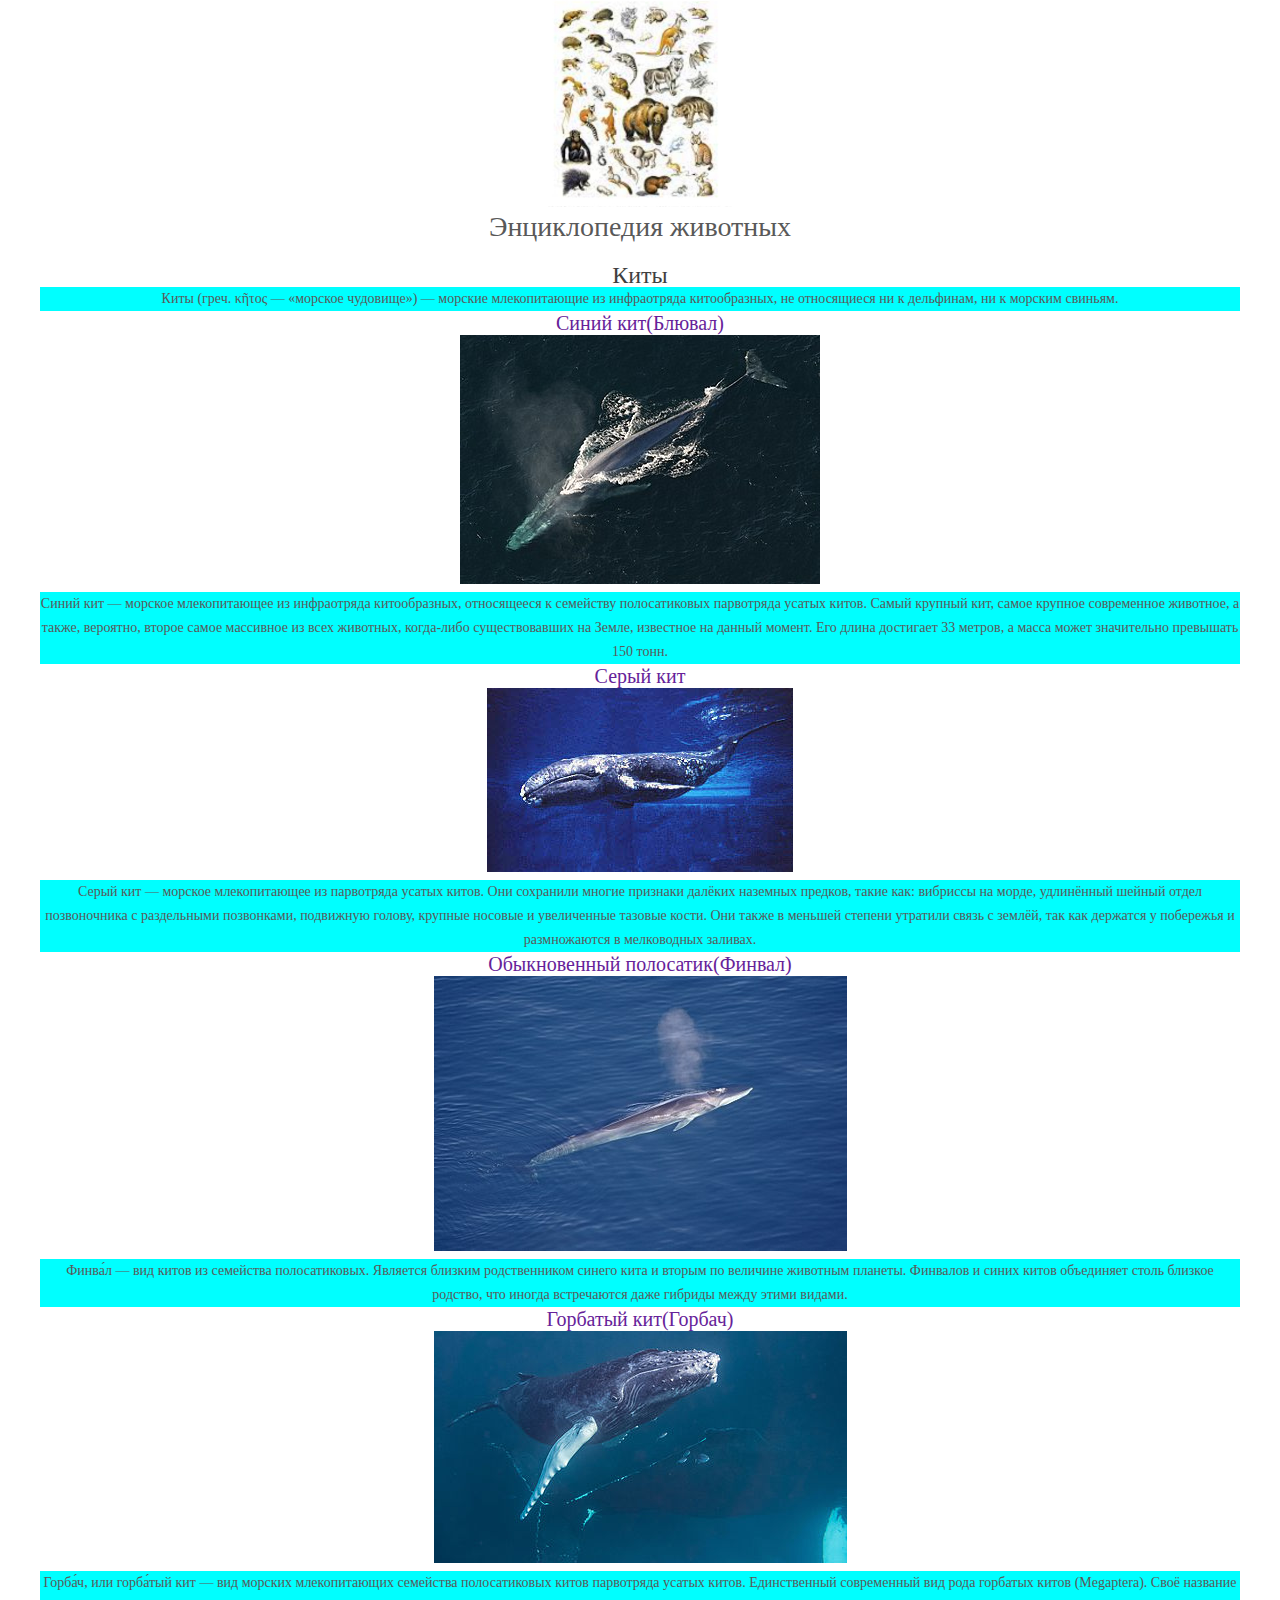
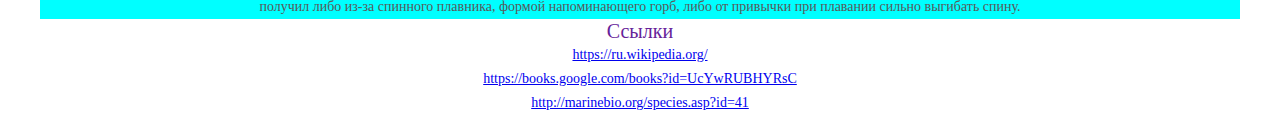
<file: index.html>
<!DOCTYPE html>
<html lang="ru">
  <head>
    <meta charset="UTF-8" />
    <meta http-equiv="X-UA-Compatible" content="IE=edge" />
    <meta name="viewport" content="width=device-width, initial-scale=1.0" />
    <link rel="stylesheet" href="styles/styles.css" />
    <title>Киты</title>
  </head>
  <body>
    <div class="container">
      <div class="box">
        <img src="img/cover.jpg" alt="cover photo" width="184" height="207" />
        <h1>Энциклопедия животных</h1>
        <br>
      </div>
      <div class="box">
        <h2>Киты</h2>
        <p>
          Киты (греч. κῆτος — «морское чудовище») — морские млекопитающие из
          инфраотряда китообразных, не относящиеся ни к дельфинам, ни к морским
          свиньям.
        </p>
      </div>
      <div class="box">
        <h3>Синий кит(Блювал)</h3>
        <img src="img/Blueval.jpg" alt="Blueval photo" />
        <p>
          Синий кит — морское млекопитающее из инфраотряда китообразных,
          относящееся к семейству полосатиковых парвотряда усатых китов. Самый
          крупный кит, самое крупное современное животное, а также, вероятно,
          второе самое массивное из всех животных, когда-либо существовавших на
          Земле, известное на данный момент. Его длина достигает 33 метров, а
          масса может значительно превышать 150 тонн.
        </p>
      </div>
      <div class="box">
        <h3>Серый кит</h3>
        <img src="img/Graywhale.jpg" alt="Graywhale photo" />
        <p>
          Серый кит — морское млекопитающее из парвотряда усатых китов. Они
          сохранили многие признаки далёких наземных предков, такие как:
          вибриссы на морде, удлинённый шейный отдел позвоночника с раздельными
          позвонками, подвижную голову, крупные носовые и увеличенные тазовые
          кости. Они также в меньшей степени утратили связь с землёй, так как
          держатся у побережья и размножаются в мелководных заливах.
        </p>
      </div>
      <div class="box">
        <h3>Обыкновенный полосатик(Финвал)</h3>
        <img src="img/Finhval.jpg" alt="Finhval photo" />
        <p>
          Финва́л — вид китов из семейства полосатиковых. Является близким
          родственником синего кита и вторым по величине животным планеты.
          Финвалов и синих китов объединяет столь близкое родство, что иногда
          встречаются даже гибриды между этими видами.
        </p>
      </div>
      <div class="box">
        <h3>Горбатый кит(Горбач)</h3>
        <img src="img/Humpback_Whale.jpg" alt="Humpback_Whale photo" />
        <p>
          Горба́ч, или горба́тый кит — вид морских млекопитающих семейства
          полосатиковых китов парвотряда усатых китов. Единственный современный
          вид рода горбатых китов (Megaptera). Своё название получил либо из-за
          спинного плавника, формой напоминающего горб, либо от привычки при
          плавании сильно выгибать спину.
        </p>
      </div>
      <div class="box">
        <h3>Ссылки</h3>
        <ol>
          <li>
            <a href="https://ru.wikipedia.org/">https://ru.wikipedia.org/</a>
          </li>
          <li>
            <a href="https://books.google.com/books?id=UcYwRUBHYRsC"
              >https://books.google.com/books?id=UcYwRUBHYRsC</a
            >
          </li>
          <li>
            <a href="http://marinebio.org/species.asp?id=41"
              >http://marinebio.org/species.asp?id=41</a
            >
          </li>
        </ol>
      </div>
    </div>
  </body>
</html>
</file>
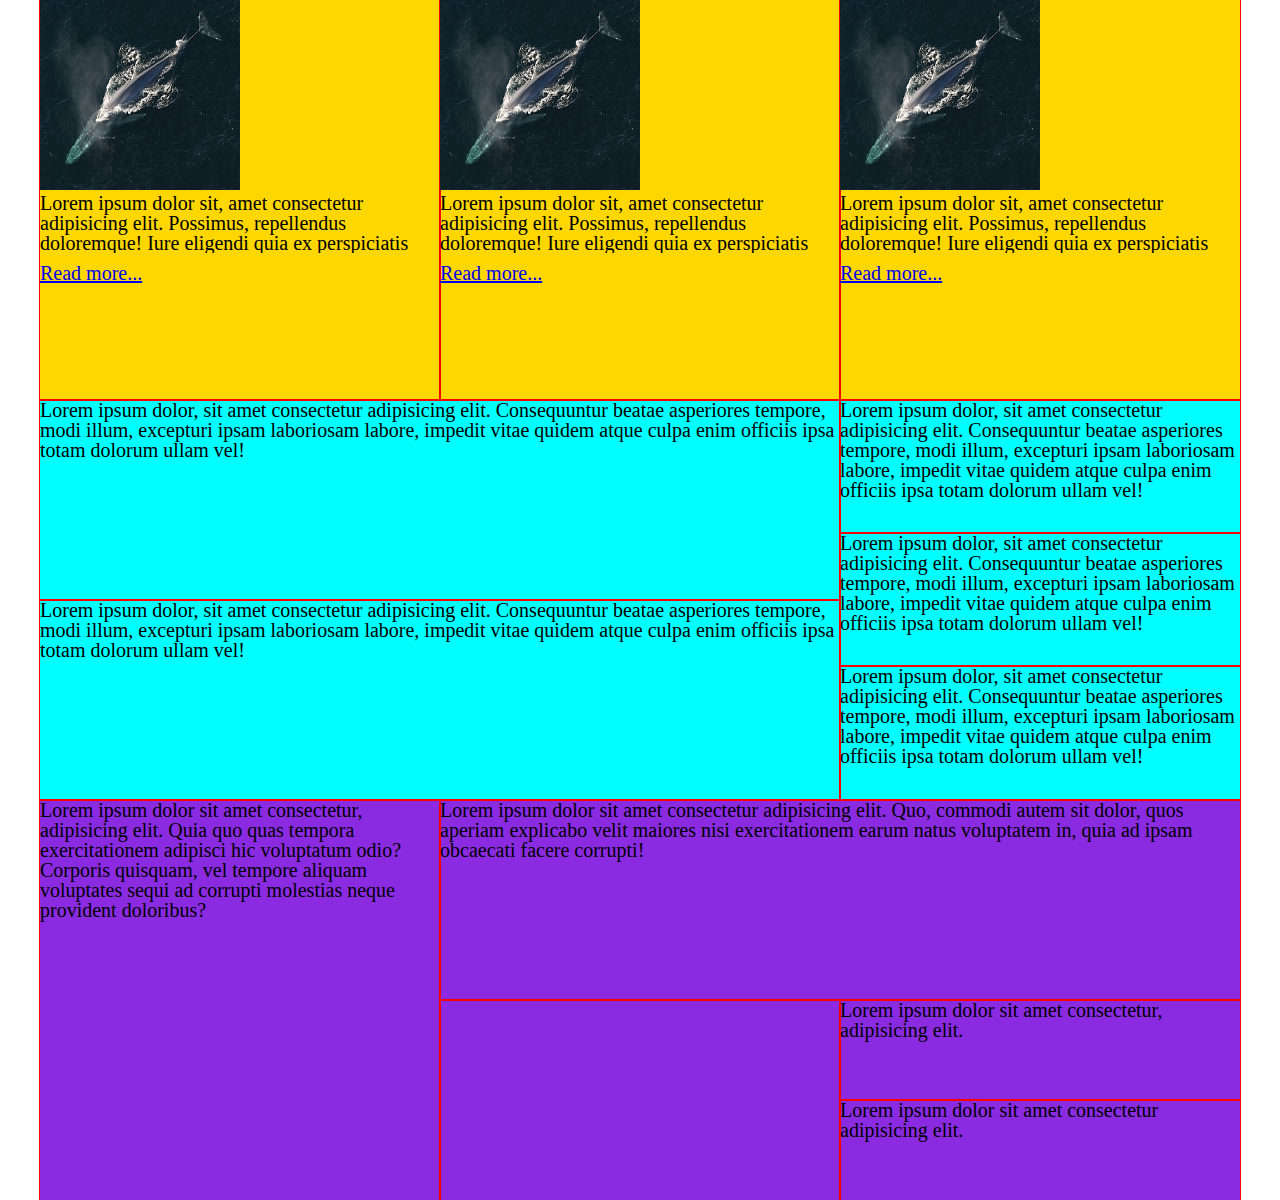
<file: task5/index.html>
<!DOCTYPE html>
<html lang="en">
  <head>
    <meta charset="UTF-8" />
    <meta http-equiv="X-UA-Compatible" content="IE=edge" />
    <meta name="viewport" content="width=device-width, initial-scale=1.0" />
    <link rel="stylesheet" href="styles/styles.css" />
    <title>Document</title>
  </head>
  <body>
    <div class="box">
      <div class="first-block">
        <div class="cell">
          <img
            class="cell-img"
            src="img/Blueval.jpg"
            alt="whale"
            width="200"
            height="190"
          />
          <p class="cell-desc">
            Lorem ipsum dolor sit, amet consectetur adipisicing elit. Possimus,
            repellendus doloremque! Iure eligendi quia ex perspiciatis dolorem
            pariatur nihil dolor, aperiam unde rerum nostrum non voluptates
            voluptas atque. Blanditiis, laudantium.
          </p>
          <a href="#">Read more...</a>
        </div>
        <div>
          <img
            class="cell-img"
            src="img/Blueval.jpg"
            alt="whale"
            width="200"
            height="190"
          />
          <p class="cell-desc">
            Lorem ipsum dolor sit, amet consectetur adipisicing elit. Possimus,
            repellendus doloremque! Iure eligendi quia ex perspiciatis dolorem
            pariatur nihil dolor, aperiam unde rerum nostrum non voluptates
            voluptas atque. Blanditiis, laudantium.
          </p>
          <a href="#">Read more...</a>
        </div>
        <div>
          <img
            class="cell-img"
            src="img/Blueval.jpg"
            alt="whale"
            width="200"
            height="190"
          />
          <p class="cell-desc">
            Lorem ipsum dolor sit, amet consectetur adipisicing elit. Possimus,
            repellendus doloremque! Iure eligendi quia ex perspiciatis dolorem
            pariatur nihil dolor, aperiam unde rerum nostrum non voluptates
            voluptas atque. Blanditiis, laudantium.
          </p>
          <a href="#">Read more...</a>
        </div>
      </div>
      <div class="second-block">
          <div class="first-section">
            <div>Lorem ipsum dolor, sit amet consectetur adipisicing elit. Consequuntur beatae asperiores tempore, modi illum, excepturi ipsam laboriosam labore, impedit vitae quidem atque culpa enim officiis ipsa totam dolorum ullam vel!</div>
            <div>Lorem ipsum dolor, sit amet consectetur adipisicing elit. Consequuntur beatae asperiores tempore, modi illum, excepturi ipsam laboriosam labore, impedit vitae quidem atque culpa enim officiis ipsa totam dolorum ullam vel!</div>
          </div>
          <div class="second-section">
            <div>Lorem ipsum dolor, sit amet consectetur adipisicing elit. Consequuntur beatae asperiores tempore, modi illum, excepturi ipsam laboriosam labore, impedit vitae quidem atque culpa enim officiis ipsa totam dolorum ullam vel!</div>
            <div>Lorem ipsum dolor, sit amet consectetur adipisicing elit. Consequuntur beatae asperiores tempore, modi illum, excepturi ipsam laboriosam labore, impedit vitae quidem atque culpa enim officiis ipsa totam dolorum ullam vel!</div>
            <div>Lorem ipsum dolor, sit amet consectetur adipisicing elit. Consequuntur beatae asperiores tempore, modi illum, excepturi ipsam laboriosam labore, impedit vitae quidem atque culpa enim officiis ipsa totam dolorum ullam vel!</div>
          </div>
      </div>
      <div class="third-block">
        <div class="block-two">
          Lorem ipsum dolor sit amet consectetur, adipisicing elit. Quia quo quas tempora exercitationem adipisci hic voluptatum odio? Corporis quisquam, vel tempore aliquam voluptates sequi ad corrupti molestias neque provident doloribus?
        </div>
        <div class="">
          <div class="third-block-top">
            Lorem ipsum dolor sit amet consectetur adipisicing elit. Quo, commodi autem sit dolor, quos aperiam explicabo velit maiores nisi exercitationem earum natus voluptatem in, quia ad ipsam obcaecati facere corrupti!
          </div>
          <div class="third-block-bottom">
            <div></div>
            <div>
              <div>Lorem ipsum dolor sit amet consectetur, adipisicing elit.</div>
              <div>Lorem ipsum dolor sit amet consectetur adipisicing elit. </div>
            </div>
          </div>
        </div>
      </div>
    </div>
  </body>
</html>
</file>
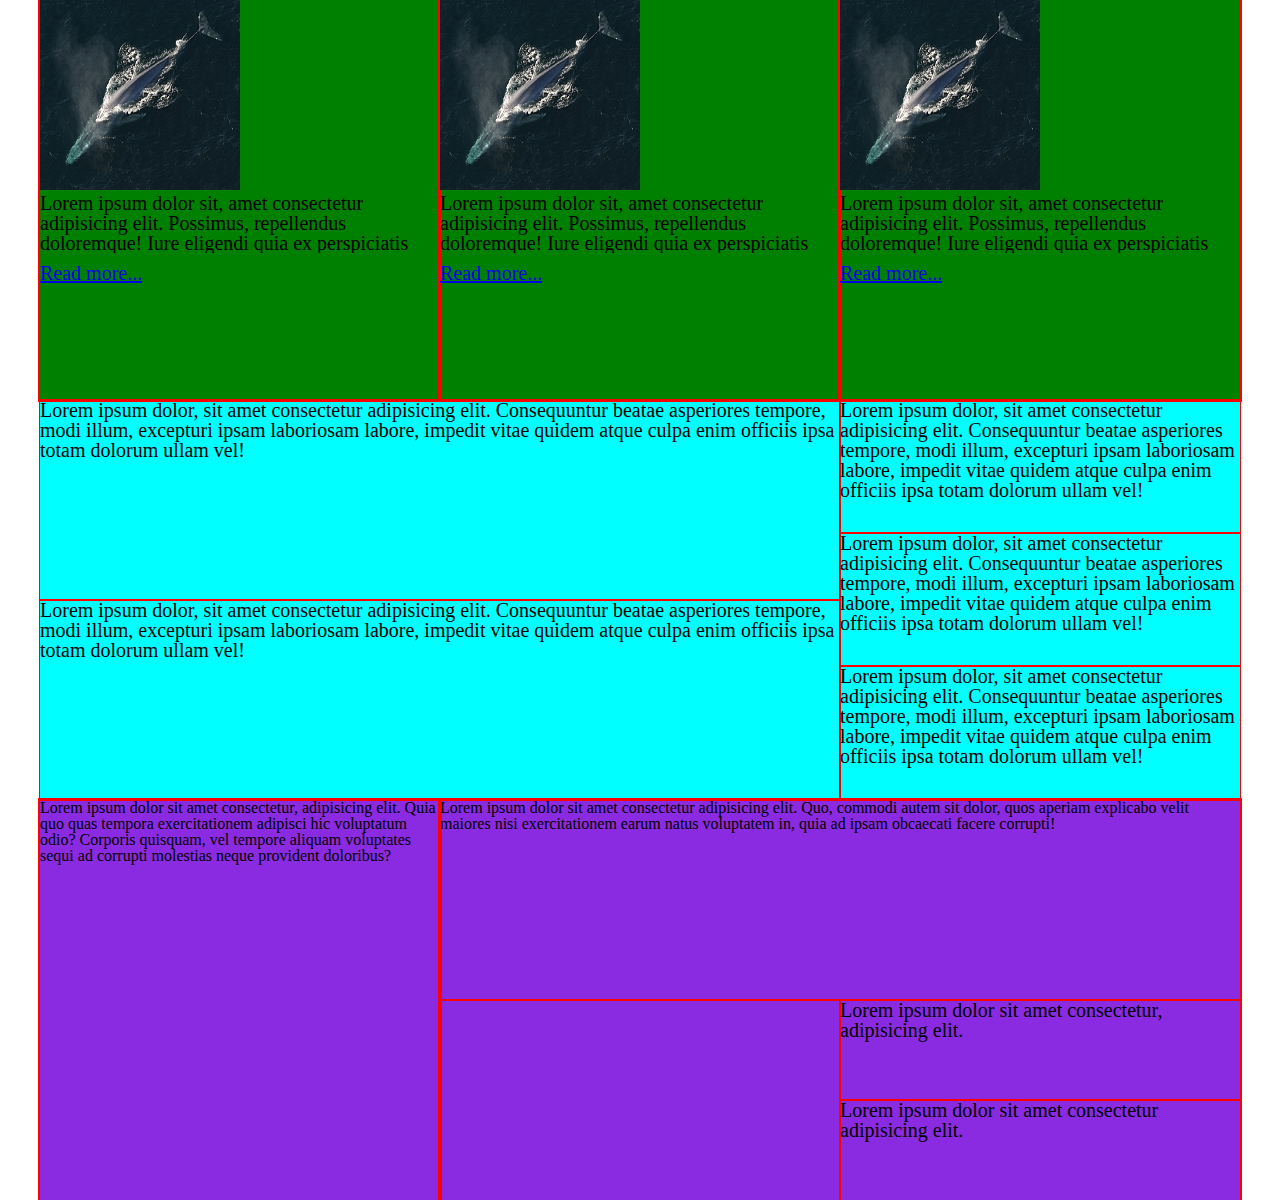
<file: task6/index.html>
<!DOCTYPE html>
<html lang="en">
  <head>
    <meta charset="UTF-8" />
    <meta http-equiv="X-UA-Compatible" content="IE=edge" />
    <meta name="viewport" content="width=device-width, initial-scale=1.0" />
    <link rel="stylesheet" href="styles/styles.css" />
    <title>Document</title>
  </head>
  <body>
    <div class="box">
      <div class="float-first-parent clearfix">
        <div>
          <img
            class="cell-img"
            src="img/Blueval.jpg"
            alt="whale"
            width="200"
            height="190"
          />
          <p class="cell-desc">
            Lorem ipsum dolor sit, amet consectetur adipisicing elit. Possimus,
            repellendus doloremque! Iure eligendi quia ex perspiciatis dolorem
            pariatur nihil dolor, aperiam unde rerum nostrum non voluptates
            voluptas atque. Blanditiis, laudantium.
          </p>
          <a href="#">Read more...</a>
        </div>
        <div>
          <img
            class="cell-img"
            src="img/Blueval.jpg"
            alt="whale"
            width="200"
            height="190"
          />
          <p class="cell-desc">
            Lorem ipsum dolor sit, amet consectetur adipisicing elit. Possimus,
            repellendus doloremque! Iure eligendi quia ex perspiciatis dolorem
            pariatur nihil dolor, aperiam unde rerum nostrum non voluptates
            voluptas atque. Blanditiis, laudantium.
          </p>
          <a href="#">Read more...</a>
        </div>
        <div>
          <img
            class="cell-img"
            src="img/Blueval.jpg"
            alt="whale"
            width="200"
            height="190"
          />
          <p class="cell-desc">
            Lorem ipsum dolor sit, amet consectetur adipisicing elit. Possimus,
            repellendus doloremque! Iure eligendi quia ex perspiciatis dolorem
            pariatur nihil dolor, aperiam unde rerum nostrum non voluptates
            voluptas atque. Blanditiis, laudantium.
          </p>
          <a href="#">Read more...</a>
        </div>
      </div>
      <div class="float-second-parent clearfix">
          <div class="first-section">
            <div>Lorem ipsum dolor, sit amet consectetur adipisicing elit. Consequuntur beatae asperiores tempore, modi illum, excepturi ipsam laboriosam labore, impedit vitae quidem atque culpa enim officiis ipsa totam dolorum ullam vel!</div>
            <div>Lorem ipsum dolor, sit amet consectetur adipisicing elit. Consequuntur beatae asperiores tempore, modi illum, excepturi ipsam laboriosam labore, impedit vitae quidem atque culpa enim officiis ipsa totam dolorum ullam vel!</div>
          </div>
          <div class="second-section">
            <div>Lorem ipsum dolor, sit amet consectetur adipisicing elit. Consequuntur beatae asperiores tempore, modi illum, excepturi ipsam laboriosam labore, impedit vitae quidem atque culpa enim officiis ipsa totam dolorum ullam vel!</div>
            <div>Lorem ipsum dolor, sit amet consectetur adipisicing elit. Consequuntur beatae asperiores tempore, modi illum, excepturi ipsam laboriosam labore, impedit vitae quidem atque culpa enim officiis ipsa totam dolorum ullam vel!</div>
            <div>Lorem ipsum dolor, sit amet consectetur adipisicing elit. Consequuntur beatae asperiores tempore, modi illum, excepturi ipsam laboriosam labore, impedit vitae quidem atque culpa enim officiis ipsa totam dolorum ullam vel!</div>
          </div>
      </div>
      <div class="float-third-parent clearfix">
        <div class="block-two">
          Lorem ipsum dolor sit amet consectetur, adipisicing elit. Quia quo quas tempora exercitationem adipisci hic voluptatum odio? Corporis quisquam, vel tempore aliquam voluptates sequi ad corrupti molestias neque provident doloribus?
        </div>
        <div class="">
          <div class="third-block-top">
            Lorem ipsum dolor sit amet consectetur adipisicing elit. Quo, commodi autem sit dolor, quos aperiam explicabo velit maiores nisi exercitationem earum natus voluptatem in, quia ad ipsam obcaecati facere corrupti!
          </div>
          <div class="third-block-bottom">
            <div></div>
            <div>
              <div>Lorem ipsum dolor sit amet consectetur, adipisicing elit.</div>
              <div>Lorem ipsum dolor sit amet consectetur adipisicing elit. </div>
            </div>
          </div>
        </div>
      </div>
    </div>
  </body>
</html>
</file>
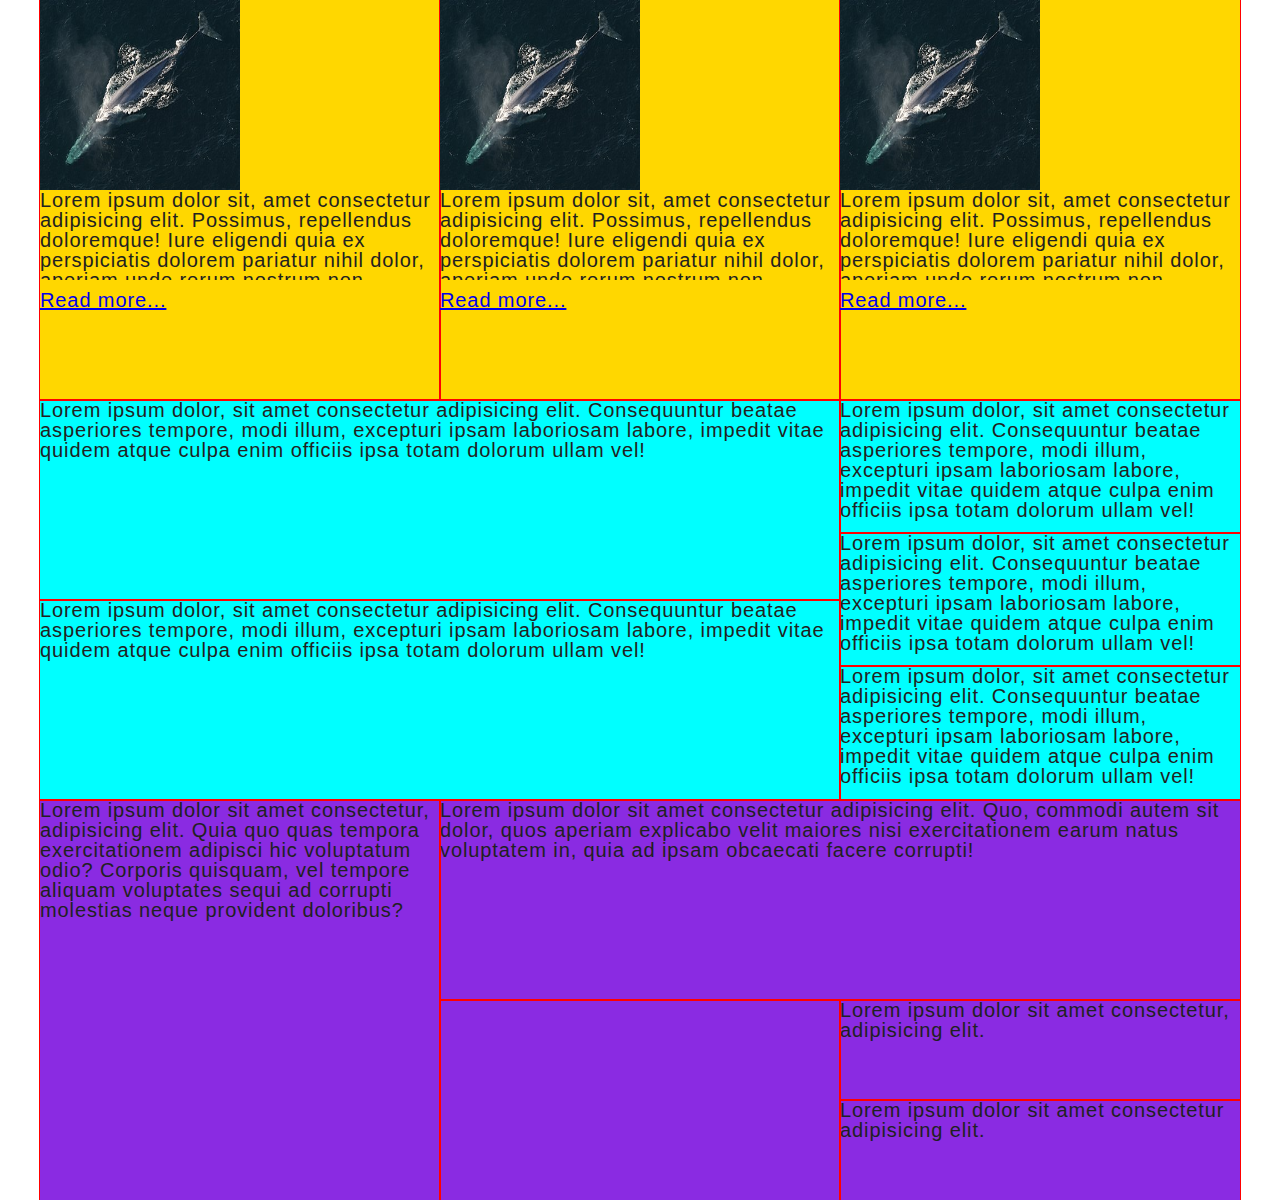
<file: task7/index.html>
<!DOCTYPE html>
<html lang="en">
  <head>
    <meta charset="UTF-8" />
    <meta http-equiv="X-UA-Compatible" content="IE=edge" />
    <meta name="viewport" content="width=device-width, initial-scale=1.0" />
    <link rel="stylesheet" href="styles/styles.css" />
    <title>Document</title>
  </head>
  <body>
    <div class="box">
      <div class="first-block">
        <div class="cell">
          <img
            class="cell-img"
            src="images/Blueval.jpg"
            alt="whale"
            width="200"
            height="190"
          />
          <p class="cell-desc">
            Lorem ipsum dolor sit, amet consectetur adipisicing elit. Possimus,
            repellendus doloremque! Iure eligendi quia ex perspiciatis dolorem
            pariatur nihil dolor, aperiam unde rerum nostrum non voluptates
            voluptas atque. Blanditiis, laudantium.
          </p>
          <a href="#">Read more...</a>
        </div>
        <div>
          <img
            class="cell-img"
            src="images/Blueval.jpg"
            alt="whale"
            width="200"
            height="190"
          />
          <p class="cell-desc">
            Lorem ipsum dolor sit, amet consectetur adipisicing elit. Possimus,
            repellendus doloremque! Iure eligendi quia ex perspiciatis dolorem
            pariatur nihil dolor, aperiam unde rerum nostrum non voluptates
            voluptas atque. Blanditiis, laudantium.
          </p>
          <a href="#">Read more...</a>
        </div>
        <div>
          <img
            class="cell-img"
            src="images/Blueval.jpg"
            alt="whale"
            width="200"
            height="190"
          />
          <p class="cell-desc">
            Lorem ipsum dolor sit, amet consectetur adipisicing elit. Possimus,
            repellendus doloremque! Iure eligendi quia ex perspiciatis dolorem
            pariatur nihil dolor, aperiam unde rerum nostrum non voluptates
            voluptas atque. Blanditiis, laudantium.
          </p>
          <a href="#">Read more...</a>
        </div>
      </div>
      <div class="second-block">
          <div class="first-section">
            <div>Lorem ipsum dolor, sit amet consectetur adipisicing elit. Consequuntur beatae asperiores tempore, modi illum, excepturi ipsam laboriosam labore, impedit vitae quidem atque culpa enim officiis ipsa totam dolorum ullam vel!</div>
            <div>Lorem ipsum dolor, sit amet consectetur adipisicing elit. Consequuntur beatae asperiores tempore, modi illum, excepturi ipsam laboriosam labore, impedit vitae quidem atque culpa enim officiis ipsa totam dolorum ullam vel!</div>
          </div>
          <div class="second-section">
            <div>Lorem ipsum dolor, sit amet consectetur adipisicing elit. Consequuntur beatae asperiores tempore, modi illum, excepturi ipsam laboriosam labore, impedit vitae quidem atque culpa enim officiis ipsa totam dolorum ullam vel!</div>
            <div>Lorem ipsum dolor, sit amet consectetur adipisicing elit. Consequuntur beatae asperiores tempore, modi illum, excepturi ipsam laboriosam labore, impedit vitae quidem atque culpa enim officiis ipsa totam dolorum ullam vel!</div>
            <div>Lorem ipsum dolor, sit amet consectetur adipisicing elit. Consequuntur beatae asperiores tempore, modi illum, excepturi ipsam laboriosam labore, impedit vitae quidem atque culpa enim officiis ipsa totam dolorum ullam vel!</div>
          </div>
      </div>
      <div class="third-block">
        <div class="block-two">
          Lorem ipsum dolor sit amet consectetur, adipisicing elit. Quia quo quas tempora exercitationem adipisci hic voluptatum odio? Corporis quisquam, vel tempore aliquam voluptates sequi ad corrupti molestias neque provident doloribus?
        </div>
        <div class="">
          <div class="third-block-top">
            Lorem ipsum dolor sit amet consectetur adipisicing elit. Quo, commodi autem sit dolor, quos aperiam explicabo velit maiores nisi exercitationem earum natus voluptatem in, quia ad ipsam obcaecati facere corrupti!
          </div>
          <div class="third-block-bottom">
            <div></div>
            <div>
              <div>Lorem ipsum dolor sit amet consectetur, adipisicing elit.</div>
              <div>Lorem ipsum dolor sit amet consectetur adipisicing elit. </div>
            </div>
          </div>
        </div>
      </div>
    </div>
  </body>
</html>
</file>
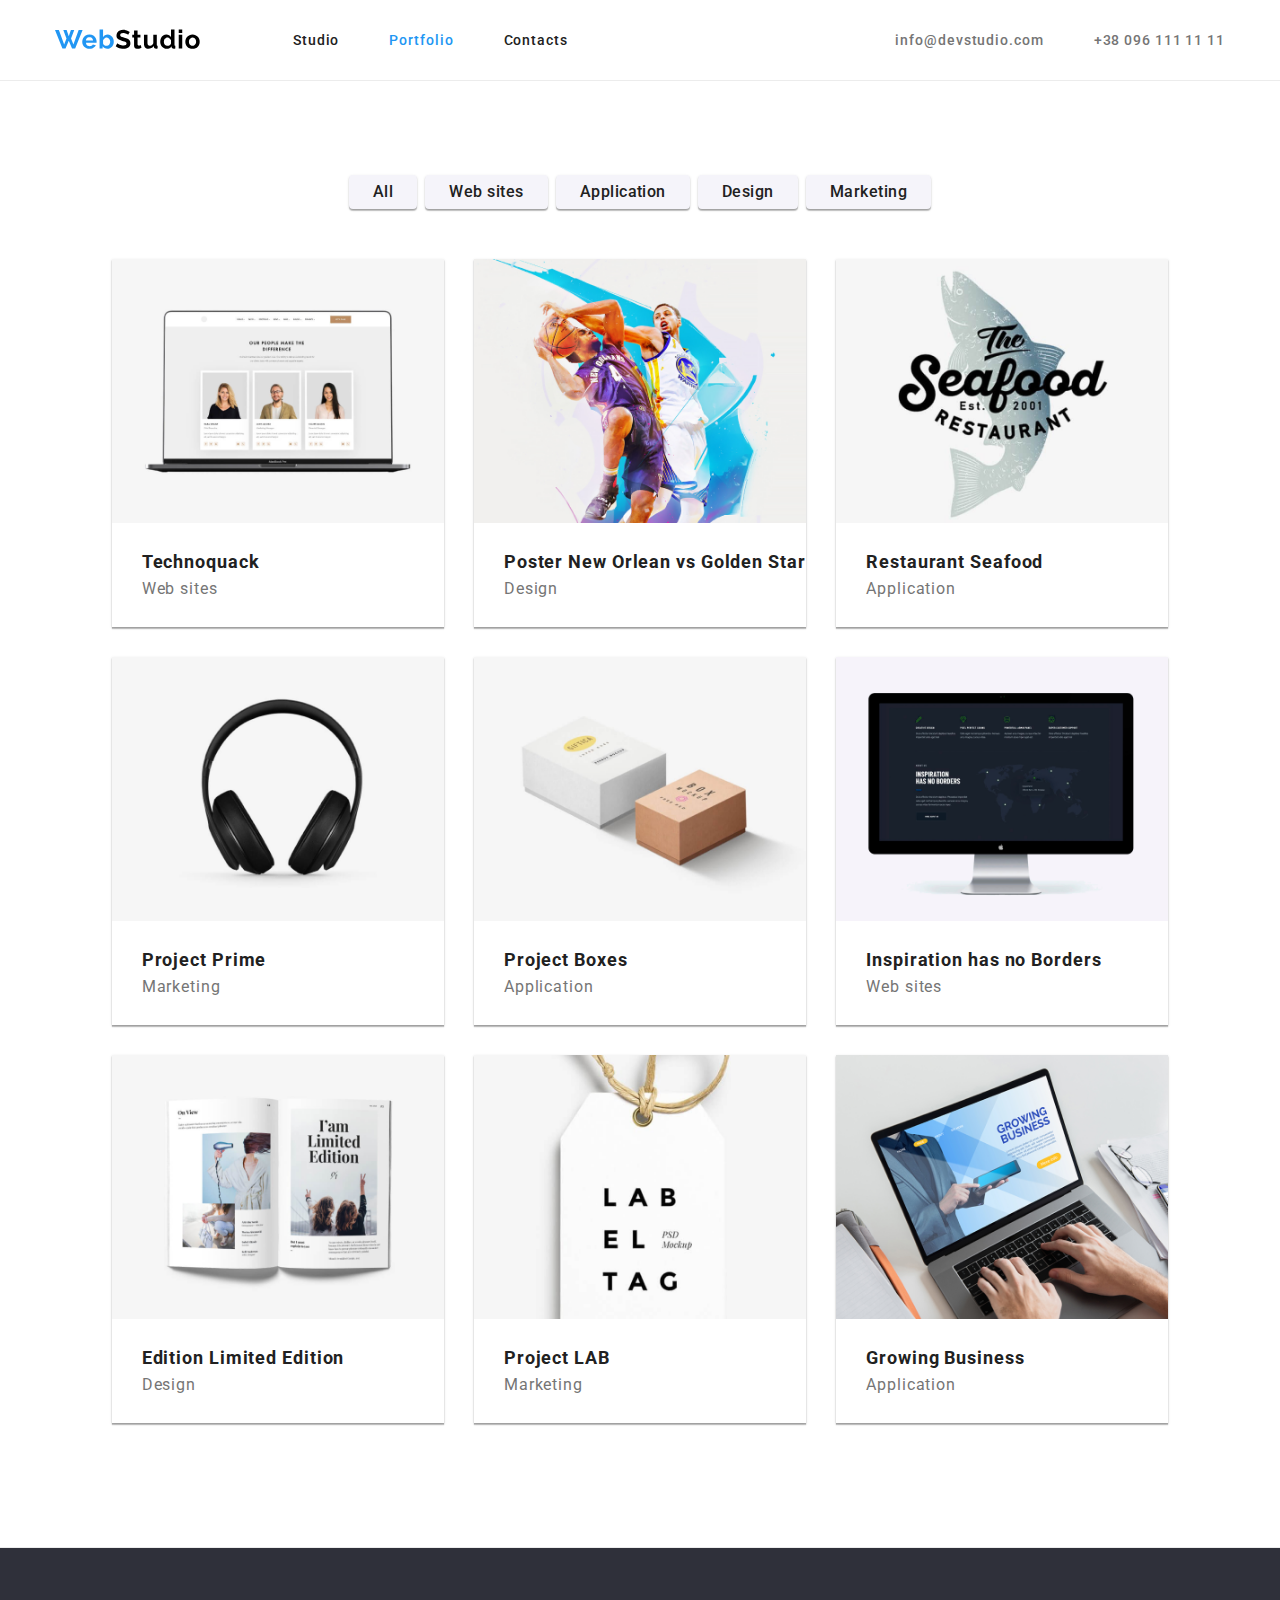
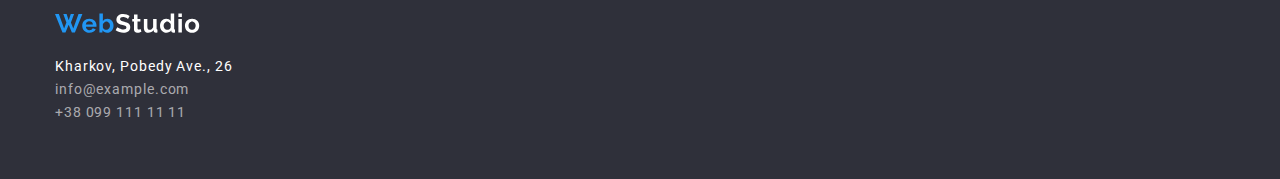
<file: task7/portfolio.html>
<!DOCTYPE html>
<html lang="en">
<head>
	<meta charset="UTF-8">
	<meta http-equiv="X-UA-Compatible" content="IE=edge">
	<meta name="viewport" content="width=device-width, initial-scale=1.0">
	<link rel="preconnect" href="https://fonts.googleapis.com">
	<link rel="preconnect" href="https://fonts.gstatic.com" crossorigin>
	<link href="https://fonts.googleapis.com/css2?family=Roboto:wght@400;500;700;900&display=swap" rel="stylesheet">
	<link rel="stylesheet" href="styles/styles.css">
	<title>Portfolio</title>
</head>
<body>
	<header class="header">
		<div class="container header-container">
			<a class="header-logo" href="index.html">
				<img src="images/logo.svg" alt="WebStudio" width="145" height="31">
			</a>

			<ul class="header-menu">
				<li class="header-menu-item">
					<a href="index.html">Studio</a>
				</li>
				<li class="header-menu-item">
					<a class="active" href="#">Portfolio</a>
				</li>
				<li class="header-menu-item">
					<a href="#">Contacts</a>
				</li>
			</ul>

			<ul class="header-list">
				<li class="header-list-item">
					<a href="mailto:info@devstudio.com">info@devstudio.com</a>
				</li>
				<li class="header-list-item">
					<a href="tel:+380961111111">+38 096 111 11 11</a>
				</li>
			</ul>
		</div>
	</header>

	<main class="main">
		<section class="main-container">
			<div class="list">
				<ul class="portfolio-list">
					<li class="portfolio-list-item">
						<a href="">All</a>
					</li>
					<li class="portfolio-list-item">
						<a href="">Web sites</a>
					</li>
					<li class="portfolio-list-item">
						<a href="">Application</a>
					</li>
					<li class="portfolio-list-item">
						<a href="">Design</a>
					</li>
					<li class="portfolio-list-item">
						<a href="">Marketing</a>
					</li>
				</ul>
			</div>
			<div class="portfolio-content">
				<div class="portfolio-content-block">
					<div class="portfolio-content-item">
						<img class="portfolio-img" src="images/Technoquack.png" alt="">
						<p class="portfolio-content-title">Technoquack </p>
						<p class="portfolio-content-desc">Web sites</p>
					</div>
					<div class="portfolio-content-item">
						<img class="portfolio-img" src="images/Poster New Orlean vs Golden Star.png" alt="">
						<p class="portfolio-content-title">Poster New Orlean vs Golden Star</p>
						<p class="portfolio-content-desc">Design</p>
					</div>
					<div class="portfolio-content-item">
						<img class="portfolio-img" src="images/Restaurant Seafood.png" alt="">
						<p class="portfolio-content-title">Restaurant Seafood</p>
						<p class="portfolio-content-desc">Application</p>
					</div>
				</div>
				<div class="portfolio-content-block">
					<div class="portfolio-content-item">
						<img class="portfolio-img" src="images/Project Prime.png" alt="">
						<p class="portfolio-content-title">Project Prime</p>
						<p class="portfolio-content-desc">Marketing</p>
					</div>
					<div class="portfolio-content-item">
						<img class="portfolio-img" src="images/Project Boxes.png" alt="">
						<p class="portfolio-content-title">Project Boxes</p>
						<p class="portfolio-content-desc">Application</p>
					</div>
					<div class="portfolio-content-item">
						<img class="portfolio-img" src="images/Inspiration has no Borders.png" alt="">
						<p class="portfolio-content-title">Inspiration has no Borders</p>
						<p class="portfolio-content-desc">Web sites</p>
					</div>
				</div>
				<div class="portfolio-content-block">
					<div class="portfolio-content-item">
						<img class="portfolio-img" src="images/Edition Limited Edition.png" alt="">
						<p class="portfolio-content-title">Edition Limited Edition</p>
						<p class="portfolio-content-desc">Design</p>
					</div>
					<div class="portfolio-content-item">
						<img class="portfolio-img" src="images/Project LAB.png" alt="">
						<p class="portfolio-content-title">Project LAB</p>
						<p class="portfolio-content-desc">Marketing</p>
					</div>
					<div class="portfolio-content-item">
						<img class="portfolio-img" src="images/Growing Business.png" alt="">
						<p class="portfolio-content-title">Growing Business</p>
						<p class="portfolio-content-desc">Application</p>
					</div>
				</div>
			</div>
		</section>
	</main>

	<footer class="footer">
		<div class="container">
			<a class="footer-logo" href="index.html">
				<img src="images/footer_logo.svg" alt="footer-logo" width="145" height="31">
			</a>
			<address class="footer-address">
				<p>Kharkov, Pobedy Ave., 26</p>
				<a href="mailto:info@example.com">info@example.com</a>
				<a href="tel:+380991111111">+38 099 111 11 11</a>
			</address>
		</div>
	</footer>
</body>
</html>
</file>
<file: styles/styles.css>
html,
body,
div,
span,
applet,
object,
iframe,
h1,
h2,
h3,
h4,
h5,
h6,
p,
blockquote,
pre,
a,
abbr,
acronym,
address,
big,
cite,
code,
del,
dfn,
em,
img,
ins,
kbd,
q,
s,
samp,
small,
strike,
strong,
sub,
sup,
tt,
var,
b,
u,
i,
center,
dl,
dt,
dd,
ol,
ul,
li,
fieldset,
form,
label,
legend,
table,
caption,
tbody,
tfoot,
thead,
tr,
th,
td,
article,
aside,
canvas,
details,
embed,
figure,
figcaption,
footer,
header,
hgroup,
menu,
nav,
output,
ruby,
section,
summary,
time,
mark,
audio,
video {
  margin: 0;
  padding: 0;
  border: 0;
  font-size: 100%;
  font: inherit;
  vertical-align: baseline;
  box-sizing: border-box;
}

article,
aside,
details,
figcaption,
figure,
footer,
header,
hgroup,
menu,
nav,
section {
  display: block;
}

body {
  line-height: 1;
}

ol,
ul {
  list-style: none;
}

blockquote,
q {
  quotes: none;
}

blockquote:before,
blockquote:after,
q:before,
q:after {
  content: "";
  content: none;
}

table {
  border-collapse: collapse;
  border-spacing: 0;
}

div.container {
  font-style: normal;
  font-weight: 400;
  font-size: 14px;
  line-height: 24px;
  color: #1a6aaf;
  text-align: center;
  width: 1200px;
  margin-left: auto;
  margin-right: auto;
}

div.box {
  font-style: normal;
  font-weight: 400;
  font-size: 14px;
  line-height: 24px;
  color: #595959;
  text-align: center;
  width: 1200px;
  margin-left: auto;
  margin-right: auto;
}

.box > h1 {
  font-size: 28px;
}

.box > h2 {
  font-size: 24px;
  color: rgb(63, 63, 63);
}

.box > h3 {
  font-size: 20px;
  color: #629;
}
p {
  background-color: aqua;
}
</file>
<file: task5/styles/styles.css>
* {
  box-sizing: border-box;
}

html,
body,
div,
span,
applet,
object,
iframe,
h1,
h2,
h3,
h4,
h5,
h6,
p,
blockquote,
pre,
a,
abbr,
acronym,
address,
big,
cite,
code,
del,
dfn,
em,
img,
ins,
kbd,
q,
s,
samp,
small,
strike,
strong,
sub,
sup,
tt,
var,
b,
u,
i,
center,
dl,
dt,
dd,
ol,
ul,
li,
fieldset,
form,
label,
legend,
table,
caption,
tbody,
tfoot,
thead,
tr,
th,
td,
article,
aside,
canvas,
details,
embed,
figure,
figcaption,
footer,
header,
hgroup,
menu,
nav,
output,
ruby,
section,
summary,
time,
mark,
audio,
video,
button {
  margin: 0;
  padding: 0;
  border: 0;
  font-size: 100%;
  font: inherit;
  vertical-align: baseline;
}

article,
aside,
details,
figcaption,
figure,
footer,
header,
hgroup,
menu,
nav,
section {
  display: block;
}

body {
  line-height: 1;
}

ol,
ul {
  list-style: none;
}

blockquote,
q {
  quotes: none;
}

blockquote:before,
blockquote:after,
q:before,
q:after {
  content: "";
  content: none;
}

table {
  border-collapse: collapse;
  border-spacing: 0;
}


/* My classes*/

.box {
  width: 1200px;
  margin: 0 auto;
}

.box div {
  outline: 1px solid red;
  vertical-align: top;
}

.first-block {
  font-size: 0px;
  background-color: gold;
}

.first-block > div {
  font-size: 20px;
  display: inline-block;
  width: 400px;
  height: 400px;
}

.second-block {
  font-size: 0px;
  background-color: aqua;
}

.second-block > div {
  font-size: 20px;
  display: inline-block;
  width: 800px;
  height: 400px;
}

.second-block > div + div {
  width: 400px;
}

.first-section > div {
  height: 200px;
}

.second-section > div {
  height: 133px;
}

.third-block {
  font-size: 0px;
  background-color: blueviolet;
}

.third-block > div {
  font-size: 20px;
  display: inline-block;
  width: 400px;
  height: 400px;
}

.third-block > div + div {
  width: 800px;
  height: auto;
}

.third-block-top {
  height: 200px;
}

.third-block-bottom {
  font-size: 0px;
}

.third-block-bottom > div {
  font-size: 20px;
  width: 400px;
  height: 200px;
  display: inline-block;
}

.third-block-bottom > div + div > div {
  height: 100px;
}

.cell-desc {
  margin: 0 0 10px;
  height: 60px;
  overflow: hidden;
}
</file>
<file: task6/styles/styles.css>
@import url('reset.css');

/* My classes*/

.box {
  width: 1200px;
  margin: 0 auto;
}

.box div {
  outline: 1px solid red;
  vertical-align: top;
}

.third-block-top {
  height: 200px;
}

.third-block-bottom {
  font-size: 0px;
}

.third-block-bottom > div {
  font-size: 20px;
  width: 400px;
  height: 200px;
  float:left
}

.third-block-bottom > div + div > div {
  height: 100px;
}

.cell-desc {
  margin: 0 0 10px;
  height: 60px;
  overflow: hidden;
}

/*floats*/

.float-first-parent {
  background-color: green;
}

.float-first-parent > div {
  outline: 2px solid red;
  font-size: 20px;
  height: 400px;
  width: 400px;
  float: left;
}

.float-second-parent {
  background-color: aqua;
}

.float-second-parent > div {
  font-size: 20px;
  float: left;
  width: 800px;
  height: 400px;
}

.float-second-parent > div + div {
  width: 400px;
}

.first-section > div {
  height: 200px;
}

.second-section > div {
  height: 133px;
}

.float-third-parent {
  background-color: blueviolet;
}

.float-third-parent > div {
  outline: 2px solid red;
  width: 400px;
  height: 400px;
  float: left;
}

.float-third-parent > div + div {
  width: 800px;
  height: auto;
}

.clearfix::after {
  content: ' ';
  clear: both;
  display: block;
}
</file>
<file: task7/styles/styles.css>
@import url('reset.css');

/* !GLOBAL */
body {
	font-family: "Roboto", sans-serif;
	color: #212121;
	letter-spacing: .9px;
	/* font-weight: 400;
	font-size: 16px; */
}

.container {
	max-width: 1200px;
	margin: 0 auto;
	padding: 0 15px;
}

.subtitle {
	text-align: center;
	font-weight: 700;
	font-size: 36px;
}

/* ? HEADER */

.header {
	padding: 24px 0 25px;
	border-bottom: 1px solid #ECECEC;
	font-size: 14px;
	font-weight: 500;
}
.header-container {
	display: flex;
	align-items: center;
}
.header-logo {
	margin-right: 93px;
}
.header-menu {
	display: flex;
	gap: 50px;
	margin-right: auto;
}
.header-menu-item a {
	color: #212121;
	text-decoration: none;
}
.header-menu-item a:hover {
	color: #2196F3;
}
.header-menu-item a.active {
	color: #2196F3;
}
.header-list {
	display: flex;
	gap: 50px;
}
.header-list-item a {
	color: #757575;
	text-decoration: none;
}
.header-list-item a:hover {
	color: #2196F3;
}

/* ? MAIN */

.main {
	padding: 94px 0 94px;
	border-bottom: 1px solid #ECECEC;
	font-size: 14px;
	font-weight: 500;
}

.main-container {
	display: flex;
	align-items: center;
	flex-direction: column;
}

.portfolio-list {
	display: flex;
	margin: 0 0 50px;
	gap: 8px;
}

.portfolio-list-item {
	box-shadow: 0 2px 1px 0 rgba(0, 0, 0, 0.2), 0 1px 1px 0 rgba(0, 0, 0, 0.14), 0 1px 3px 0 rgba(0, 0, 0, 0.12);
	background: #fff;
	border-radius: 4px;
  	padding: 4px 24px;
  	color: #7e7e7e;
  	background-color: #F5F4FA
}

.portfolio-list-item a {
	font-family: var(--font-family);
	font-weight: 500;
	font-size: 16px;
	line-height: 162%;
	letter-spacing: 0.03em;
	text-align: center;
	color: #212121;
	text-decoration: none;
}
.portfolio-list-item:hover {
	background: #2196F3;
}
.portfolio-list-item.active {
	background: #2196F3;
}

.portfolio-list-item a:hover {
	color: white;
}
.portfolio-list-item a.active {
	color: white;
}

.portfolio-content-block {
	display: flex;
	gap: 30px;
	text-align: left;
	margin: 0 0 30px;
}

.portfolio-content-item {
	flex: 1 1 20%;
	box-shadow: 0 2px 1px 0 rgba(0, 0, 0, 0.2), 0 1px 1px 0 rgba(0, 0, 0, 0.14), 0 1px 3px 0 rgba(0, 0, 0, 0.12);
	background: #fff;
	padding: 0 0 30px;
}

.portfolio-content-item p {
	padding: 0 0 0 30px;
}

.portfolio-content-title {
	margin: 0 0 10px;
	font-size: 18px;
	font-weight: 700;
}

.portfolio-content-desc {
	color: #757575;
	font-weight: 400;
	font-size: 16px;
}

.portfolio-img {
	width: 100%;
	height: 294px;
	object-fit: cover;
	padding: 0 0 30px;
}

/* ? FOOTER */
.footer {
	padding: 60px 0;
	background: #2f303a;
	font-size: 14px;
}
.footer-logo {
	display: inline-block;
	margin: 0 0 20px;
}
.footer-address {
	display: flex;
	flex-flow: column;
	align-items: flex-start;
	gap: 9px;
}
.footer-address p {
	color: #fff;
}
.footer-address a {
	color: rgba(255, 255, 255, 0.6);
	text-decoration: none;
}
.footer-address a:hover {
	color: #2196F3;
}

/* My classes*/
.box {
  width: 1200px;
  margin: 0 auto;
}

.box div {
  outline: 1px solid red;
  vertical-align: top;
}

.first-block {
  font-size: 0px;
  background-color: gold;
  display: flex;
  flex-direction: row;
}

.first-block > div {
  font-size: 20px;
  width: 400px;
  height: 400px;
}

.second-block {
  font-size: 0px;
  background-color: aqua;
  display: flex;
  flex-direction: row;
}

.second-block > div {
  font-size: 20px;
  width: 800px;
  height: 400px;
}

.second-block > div + div {
  width: 400px;
}

.first-section > div {
  height: 200px;
}

.second-section > div {
  height: 133px;
}

.third-block {
  font-size: 0px;
  background-color: blueviolet;
  display: flex;
  flex-direction: row;
}

.third-block > div {
  font-size: 20px;
  width: 400px;
  height: 400px;
}

.third-block > div + div {
  width: 800px;
  height: auto;
}

.third-block-top {
  height: 200px;
}

.third-block-bottom {
  font-size: 0px;
  display: flex;
  flex-direction: row;
}

.third-block-bottom > div {
  font-size: 20px;
  width: 400px;
  height: 200px;
}

.third-block-bottom > div + div > div {
  height: 100px;
}

.cell-desc {
  margin: 0 0 10px;
  height: 90px;
  overflow: hidden;
}
</file>
